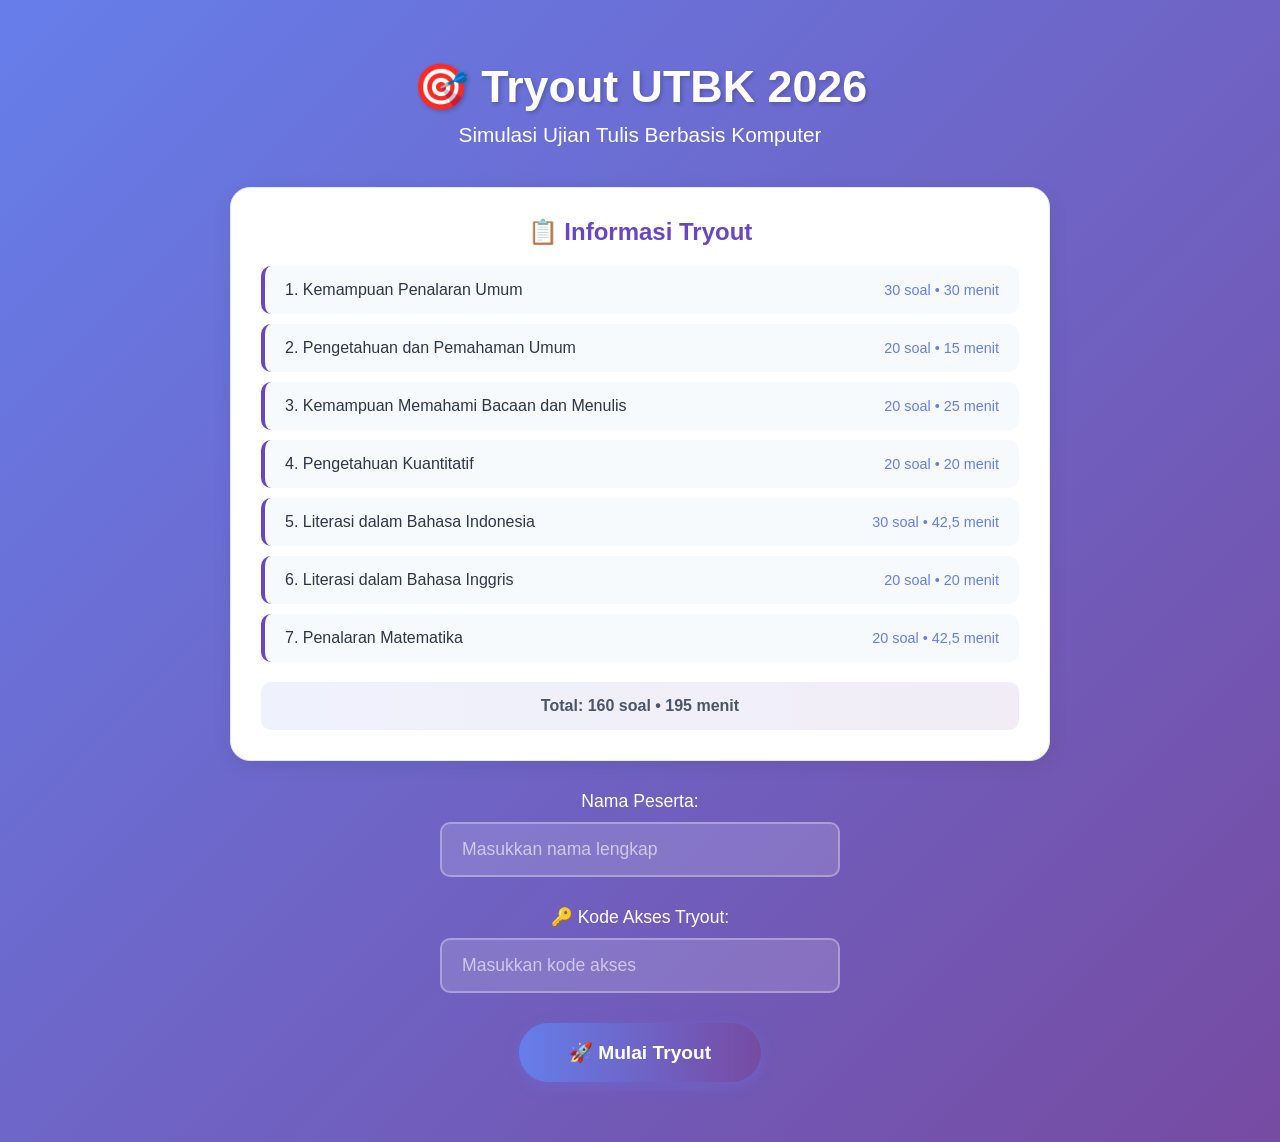
<file: index.html>
<!DOCTYPE html>
<html lang="id">
<head>
    <meta charset="UTF-8">
    <meta name="viewport" content="width=device-width, initial-scale=1.0">
    <title>Tryout UTBK 2026</title>
    <link rel="stylesheet" href="style.css">
</head>
<body>
    <!-- HALAMAN UTAMA (HOME) -->
    <div id="home-page" class="page active">
        <div class="container">
            <div class="hero">
                <h1 style="text-align: center; margin-bottom: 10px;">🎯 Tryout UTBK 2026</h1>
                <p class="subtitle">Simulasi Ujian Tulis Berbasis Komputer</p>
                
                <div class="info-card">
                    <h2>📋 Informasi Tryout</h2>
                    <div class="subtest-list">
                        <div class="subtest-item">
                            <span class="subtest-name">1. Kemampuan Penalaran Umum</span>
                            <span class="subtest-detail">30 soal • 30 menit</span>
                        </div>
                        <div class="subtest-item">
                            <span class="subtest-name">2. Pengetahuan dan Pemahaman Umum</span>
                            <span class="subtest-detail">20 soal • 15 menit</span>
                        </div>
                        <div class="subtest-item">
                            <span class="subtest-name">3. Kemampuan Memahami Bacaan dan Menulis</span>
                            <span class="subtest-detail">20 soal • 25 menit</span>
                        </div>
                        <div class="subtest-item">
                            <span class="subtest-name">4. Pengetahuan Kuantitatif</span>
                            <span class="subtest-detail">20 soal • 20 menit</span>
                        </div>
                        <div class="subtest-item">
                            <span class="subtest-name">5. Literasi dalam Bahasa Indonesia</span>
                            <span class="subtest-detail">30 soal • 42,5 menit</span>
                        </div>
                        <div class="subtest-item">
                            <span class="subtest-name">6. Literasi dalam Bahasa Inggris</span>
                            <span class="subtest-detail">20 soal • 20 menit</span>
                        </div>
                        <div class="subtest-item">
                            <span class="subtest-name">7. Penalaran Matematika</span>
                            <span class="subtest-detail">20 soal • 42,5 menit</span>
                        </div>
                    </div>
                    <div class="total-info">
                        <strong>Total: 160 soal • 195 menit</strong>
                    </div>
                </div>

                <div class="input-section">
                    <label for="nama-peserta">Nama Peserta:</label>
                    <input type="text" id="nama-peserta" placeholder="Masukkan nama lengkap">
                </div>

                <div class="input-section">
                    <label for="kode-akses">🔑 Kode Akses Tryout:</label>
                    <input type="password" id="kode-akses" placeholder="Masukkan kode akses">
                </div>

                <button class="btn-start" onclick="startTryout()">
                    🚀 Mulai Tryout
                </button>
            </div>
        </div>
    </div>

    <!-- HALAMAN TRYOUT (SAAT UJIAN) -->
    <div id="tryout-page" class="page">
        <div class="tryout-container">
            <div class="tryout-header">
                <div class="header-left">
                    <h2 id="subtest-title">Subtest 1</h2>
                    <p id="participant-name"></p>
                </div>
                <div class="header-right">
                    <div class="timer" id="timer">
                        <span class="timer-icon">⏱️</span>
                        <span id="time-display">30:00</span>
                    </div>
                </div>
            </div>

            <div class="tryout-main">
                <div class="question-section">
                    <div class="question-header">
                        <span class="question-number" id="question-number">Soal 1</span>
                        <span class="question-type" id="question-type">Pilihan Ganda</span>
                    </div>
                    
                    <div class="question-content" id="question-content">
                        Loading...
                    </div>

                    <div class="answer-section" id="answer-section">
                        <!-- Opsi jawaban akan muncul di sini -->
                    </div>

                    <div class="navigation-buttons">
                        <button class="btn-nav btn-prev" onclick="prevQuestion()">
                            ← Sebelumnya
                        </button>
                        <button class="btn-nav btn-next" onclick="nextQuestion()">
                            Selanjutnya →
                        </button>
                    </div>
                </div>

                <div class="question-nav-sidebar">
                    <h3>Navigasi Soal</h3>
                    <div class="question-grid" id="question-grid">
                        <!-- Nomor soal akan muncul di sini -->
                    </div>
                    <div class="legend">
                        <div class="legend-item">
                            <span class="legend-box unanswered"></span>
                            <span>Belum dijawab</span>
                        </div>
                        <div class="legend-item">
                            <span class="legend-box answered"></span>
                            <span>Sudah dijawab</span>
                        </div>
                        <div class="legend-item">
                            <span class="legend-box current"></span>
                            <span>Soal saat ini</span>
                        </div>
                    </div>
                    <button class="btn-finish" onclick="finishSubtest()">
                        Selesai Subtest ✓
                    </button>
                </div>
            </div>
        </div>
    </div>

    <!-- HALAMAN TRANSISI (SELESAI SUBTEST) -->
    <div id="transition-page" class="page">
        <div class="container">
            <div class="transition-content">
                <div class="checkmark">✓</div>
                <h2 id="completed-subtest">Subtest Selesai!</h2>
                <div class="score-preview">
                    <p>Soal dijawab: <span id="answered-count">0</span> dari <span id="total-questions">0</span></p>
                </div>
                <div class="next-subtest-info" id="next-subtest-info">
                    <h3>Subtest Selanjutnya:</h3>
                    <p id="next-subtest-name"></p>
                    <p id="next-subtest-detail"></p>
                </div>
                <button class="btn-start" onclick="startNextSubtest()">
                    Lanjut ke Subtest Berikutnya →
                </button>
            </div>
        </div>
    </div>

    <!-- HALAMAN HASIL -->
    <div id="result-page" class="page">
        <div class="container">
            <div class="result-content">
                <h1>Tryout Selesai!</h1>
                <p class="result-name" id="result-name"></p>
                
                                <div class="result-summary">
                    <div class="result-grid" id="result-grid">
                        <!-- Hasil akan muncul di sini -->
                    </div>
                </div>

                <!-- Tombol Export Data -->
                <div style="display: flex; justify-content: center; gap: 15px; margin-top: 30px; flex-wrap: wrap;">
                    <!-- <button class="btn-start" onclick="sendToGoogleSheet()" style="background: #7b2cbf; padding: 12px 25px;">
                        📤 Kirim Hasil
                    </button> -->
                </div>

            </div>
        </div>
    </div>

            </div>
        </div>
    </div>

    <!-- MODAL KONFIRMASI -->
    <div id="confirm-modal" class="modal">
        <div class="modal-content">
            <h3>⚠️ Konfirmasi</h3>
            <p id="modal-message">Apakah Anda yakin ingin menyelesaikan subtest ini?</p>
            <p class="modal-warning" id="modal-warning"></p>
            <div class="modal-buttons">
                <button class="btn-cancel" onclick="closeModal()">Batal</button>
                <button class="btn-confirm" onclick="confirmFinish()">Ya, Selesai</button>
            </div>
        </div>
    </div>

   <!-- MODAL WAKTU HABIS -->
<div id="timeout-modal" class="modal">
    <div class="modal-content">
        <h3>⏰ Waktu Habis!</h3>
        <p id="timeout-message">Waktu untuk subtest ini telah habis. Akan berpindah ke subtest berikutnya dalam 3 detik...</p>
        <div class="modal-buttons">
        </div>
    </div>
</div>

    <!-- Data Soal per Subtest -->
<script src="data/subtest1.js"></script>
<script src="data/subtest2.js"></script>
<script src="data/subtest3.js"></script>
<script src="data/subtest4.js"></script>
<script src="data/subtest5.js"></script>
<script src="data/subtest6.js"></script>
<script src="data/subtest7.js"></script>
<script src="data/index.js"></script>
<script src="data/answerKeys.js"></script>
<!-- Main Script -->
<script src="script.js"></script>
</body>
</html>
</file>
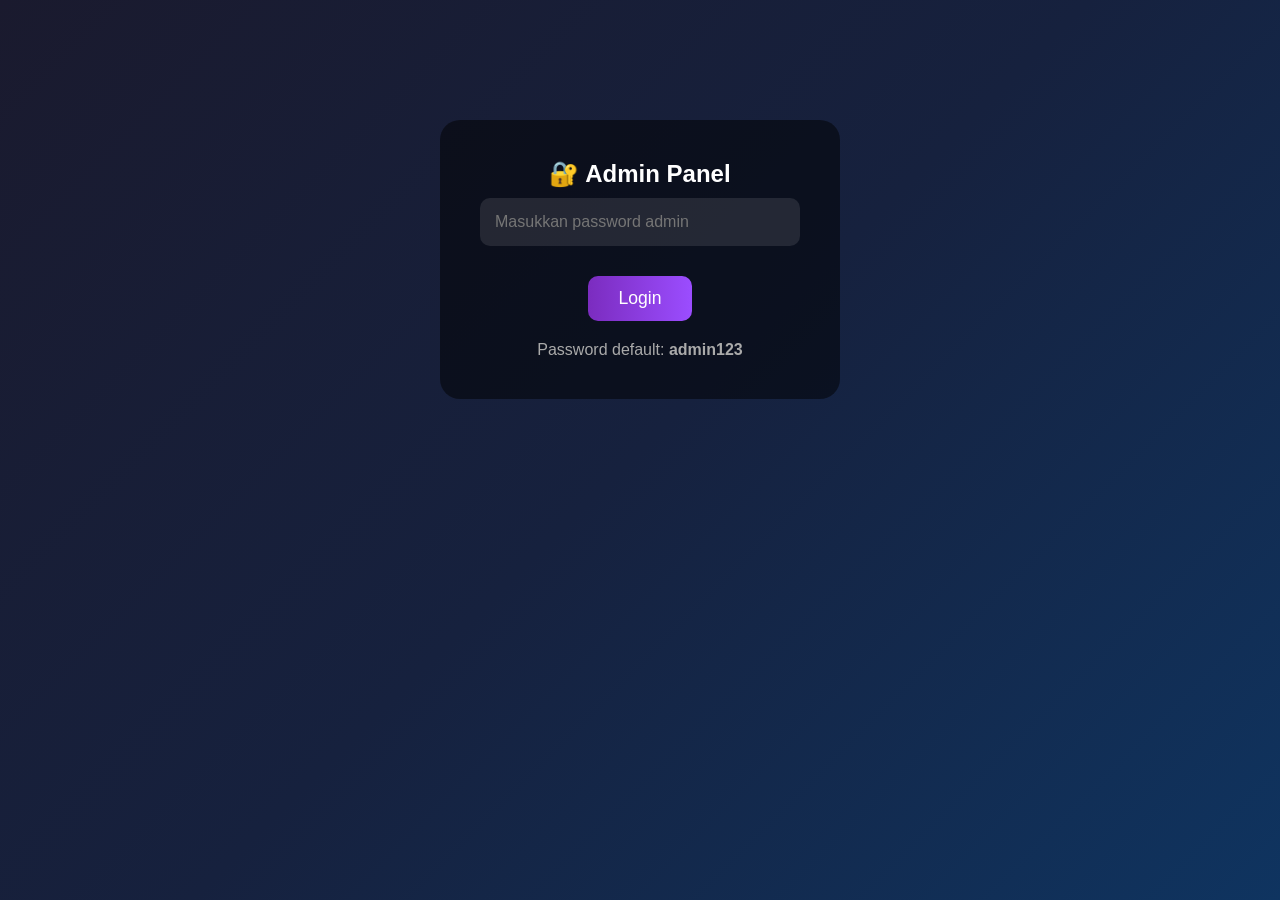
<file: admin.html>
<!DOCTYPE html>
<html lang="id">
<head>
    <meta charset="UTF-8">
    <meta name="viewport" content="width=device-width, initial-scale=1.0">
    <title>Admin Panel - Tryout UTBK</title>
    <style>
        * {
            margin: 0;
            padding: 0;
            box-sizing: border-box;
        }
        
        body {
            font-family: 'Segoe UI', Tahoma, Geneva, Verdana, sans-serif;
            background: linear-gradient(135deg, #1a1a2e 0%, #16213e 50%, #0f3460 100%);
            min-height: 100vh;
            color: #fff;
            padding: 20px;
        }
        
        .container {
            max-width: 1400px;
            margin: 0 auto;
        }
        
        .header {
            text-align: center;
            padding: 30px;
            background: rgba(0,0,0,0.3);
            border-radius: 20px;
            margin-bottom: 30px;
        }
        
        .header h1 {
            background: linear-gradient(90deg, #7b2cbf, #9b4dff);
            -webkit-background-clip: text;
            -webkit-text-fill-color: transparent;
            background-clip: text;
            font-size: 2.5em;
        }
        
        .login-box {
            max-width: 400px;
            margin: 100px auto;
            background: rgba(0,0,0,0.5);
            padding: 40px;
            border-radius: 20px;
            text-align: center;
        }
        
        .login-box input {
            width: 100%;
            padding: 15px;
            margin: 10px 0;
            border-radius: 10px;
            border: none;
            background: rgba(255,255,255,0.1);
            color: white;
            font-size: 1em;
        }
        
        .login-box button {
            padding: 12px 30px;
            background: linear-gradient(90deg, #7b2cbf, #9b4dff);
            border: none;
            border-radius: 10px;
            color: white;
            font-size: 1.1em;
            cursor: pointer;
            margin-top: 20px;
        }
        
        .results-table {
            background: rgba(0,0,0,0.3);
            border-radius: 20px;
            overflow-x: auto;
        }
        
        table {
            width: 100%;
            border-collapse: collapse;
        }
        
        th, td {
            padding: 12px 15px;
            text-align: left;
            border-bottom: 1px solid rgba(255,255,255,0.1);
        }
        
        th {
            background: rgba(123, 44, 191, 0.3);
            color: #9b4dff;
            font-weight: 600;
        }
        
        tr:hover {
            background: rgba(255,255,255,0.05);
        }
        
        .btn-detail {
            background: #7b2cbf;
            border: none;
            padding: 6px 12px;
            border-radius: 6px;
            color: white;
            cursor: pointer;
            margin-right: 5px;
        }
        
        .btn-export {
            background: #28a745;
            border: none;
            padding: 12px 24px;
            border-radius: 10px;
            color: white;
            cursor: pointer;
            margin: 20px 0;
            font-size: 1em;
        }
        
        .modal {
            display: none;
            position: fixed;
            top: 0;
            left: 0;
            width: 100%;
            height: 100%;
            background: rgba(0,0,0,0.8);
            z-index: 1000;
            align-items: center;
            justify-content: center;
        }
        
        .modal.active {
            display: flex;
        }
        
        .modal-content {
            background: #1a1a2e;
            padding: 30px;
            border-radius: 20px;
            max-width: 800px;
            max-height: 80vh;
            overflow-y: auto;
            width: 90%;
        }
        
        .modal-content h3 {
            color: #9b4dff;
            margin-bottom: 20px;
        }
        
        .close-modal {
            float: right;
            font-size: 24px;
            cursor: pointer;
            color: #aaa;
        }
        
        .close-modal:hover {
            color: white;
        }
        
        .answer-detail {
            background: rgba(255,255,255,0.05);
            padding: 10px;
            margin: 10px 0;
            border-radius: 8px;
            font-family: monospace;
            font-size: 12px;
        }
        
        .stats {
            display: flex;
            gap: 20px;
            margin-bottom: 30px;
            flex-wrap: wrap;
        }
        
        .stat-card {
            background: rgba(0,0,0,0.3);
            padding: 20px;
            border-radius: 15px;
            flex: 1;
            text-align: center;
        }
        
        .stat-card h3 {
            color: #9b4dff;
            font-size: 2em;
        }
        
        .result-item-sub {
            background: rgba(255,255,255,0.05);
            padding: 15px;
            border-radius: 10px;
            margin-bottom: 10px;
        }
        
        .result-item-sub strong {
            color: #9b4dff;
        }
        
        @media (max-width: 768px) {
            th, td {
                padding: 8px 10px;
                font-size: 12px;
            }
        }
    </style>
</head>
<body>
    <div class="container">
        <div id="admin-login" class="login-box">
            <h2>🔐 Admin Panel</h2>
            <input type="password" id="admin-password" placeholder="Masukkan password admin">
            <button onclick="loginAdmin()">Login</button>
            <p style="margin-top: 20px; color: #aaa;">Password default: <strong>admin123</strong></p>
        </div>
        
        <div id="admin-dashboard" style="display: none;">
            <div class="header">
                <h1>📊 Admin Dashboard - Hasil Tryout</h1>
                <p>Lihat jawaban detail peserta tryout (skala 0-1000)</p>
            </div>
            
            <div class="stats" id="stats-container"></div>
            
            <button class="btn-export" onclick="exportAllData()">📥 Export Semua Data (JSON)</button>
            <button class="btn-export" onclick="exportToCSV()" style="background: #17a2b8;">📊 Export ke CSV</button>
            <button class="btn-export" onclick="clearAllData()" style="background: #dc3545;">🗑️ Hapus Semua Data</button>
            
            <div class="results-table">
                <table id="results-table">
                    <thead>
                        <tr>
                            <th>No</th>
                            <th>Nama</th>
                            <th>Kode</th>
                            <th>Tanggal</th>
                            <th>Skor (0-1000)</th>
                            <th>Aksi</th>
                        </tr>
                    </thead>
                    <tbody id="results-body">
                        <tr><td colspan="6" style="text-align: center;">Belum ada数据</td></tr>
                    </tbody>
                </table>
            </div>
        </div>
    </div>
    
    <div id="detail-modal" class="modal">
        <div class="modal-content">
            <span class="close-modal" onclick="closeModal()">&times;</span>
            <h3 id="modal-title">Detail Jawaban</h3>
            <div id="modal-body"></div>
        </div>
    </div>
    
    <script>
        const ADMIN_PASSWORD = "admin123";
        
        function loginAdmin() {
            const password = document.getElementById('admin-password').value;
            if (password === ADMIN_PASSWORD) {
                document.getElementById('admin-login').style.display = 'none';
                document.getElementById('admin-dashboard').style.display = 'block';
                loadResults();
            } else {
                alert('Password salah!');
            }
        }
        
        // Fungsi untuk menghitung skor dari data mentah (sama seperti di peserta)
        function calculateFinalScoreFromData(student) {
            let totalCorrectPoints = 0;
            let totalPointsAll = 0;
            
            for (let i = 0; i < 7; i++) {
                if (student.scores && student.scores[i]) {
                    totalCorrectPoints += student.scores[i].correctPoints;
                    totalPointsAll += student.scores[i].totalPoints;
                }
            }
            
            return totalPointsAll > 0 ? Math.round((totalCorrectPoints / totalPointsAll) * 1000) : 0;
        }
        
        function loadResults() {
            const results = JSON.parse(localStorage.getItem('tryout_results') || '[]');
            const tbody = document.getElementById('results-body');
            const statsContainer = document.getElementById('stats-container');
            
            if (results.length === 0) {
                tbody.innerHTML = '<tr><td colspan="6" style="text-align: center;">Belum ada data tryout</td></tr>';
                statsContainer.innerHTML = '<div class="stat-card"><h3>0</h3><p>Total Peserta</p></div>';
                return;
            }
            
            const totalParticipants = results.length;
            let totalScoreAll = 0;
            
            results.forEach(r => {
                const finalScore = calculateFinalScoreFromData(r);
                totalScoreAll += finalScore;
            });
            
            const avgScore = totalParticipants > 0 ? Math.round(totalScoreAll / totalParticipants) : 0;
            
            statsContainer.innerHTML = `
                <div class="stat-card"><h3>${totalParticipants}</h3><p>Total Peserta</p></div>
                <div class="stat-card"><h3>${avgScore}</h3><p>Rata-rata Skor</p></div>
            `;
            
            let html = '';
            results.forEach((r, idx) => {
                const finalScore = calculateFinalScoreFromData(r);
                
                let scoreColor = '#ffc107';
                if (finalScore >= 800) scoreColor = '#28a745';
                else if (finalScore >= 600) scoreColor = '#ffc107';
                else scoreColor = '#dc3545';
                
                html += `
                    <tr>
                        <td>${idx + 1}</td>
                        <td>${r.name}</td>
                        <td>${r.code}</td>
                        <td>${r.date || new Date(r.timestamp).toLocaleString('id-ID')}</td>
                        <td style="color: ${scoreColor}; font-weight: bold;">${finalScore} / 1000</td>
                        <td>
                            <button class="btn-detail" onclick="showDetail('${r.code}')">📋 Detail</button>
                        </td>
                    </tr>
                `;
            });
            tbody.innerHTML = html;
        }
        
        function showDetail(code) {
            const results = JSON.parse(localStorage.getItem('tryout_results') || '[]');
            const student = results.find(r => r.code === code);
            
            if (!student) {
                alert('Data tidak ditemukan');
                return;
            }
            
            const modalTitle = document.getElementById('modal-title');
            const modalBody = document.getElementById('modal-body');
            
            // Hitung skor akhir menggunakan fungsi yang sama
            let totalCorrectAll = 0;
            let totalPointsAll = 0;
            for (let i = 0; i < 7; i++) {
                if (student.scores && student.scores[i]) {
                    totalCorrectAll += student.scores[i].correctPoints;
                    totalPointsAll += student.scores[i].totalPoints;
                }
            }
            const finalScore = totalPointsAll > 0 ? Math.round((totalCorrectAll / totalPointsAll) * 1000) : 0;
            
            let finalScoreColor = '#ffc107';
            if (finalScore >= 800) finalScoreColor = '#28a745';
            else if (finalScore >= 600) finalScoreColor = '#ffc107';
            else finalScoreColor = '#dc3545';
            
            modalTitle.innerHTML = `📝 Detail Hasil ${student.name} (${student.code})`;
            
            let html = `<p><strong>Tanggal:</strong> ${student.date || new Date(student.timestamp).toLocaleString('id-ID')}</p>`;
            
            // Tampilkan skor akhir
            html += `
                <div style="background: linear-gradient(90deg, rgba(123,44,191,0.3), rgba(155,77,255,0.3)); padding: 15px; border-radius: 15px; margin-bottom: 20px; text-align: center;">
                    <h3>🎯 SKOR AKHIR</h3>
                    <p style="font-size: 2.5em; margin: 5px 0; font-weight: bold; color: ${finalScoreColor};">${finalScore}</p>
                    <p style="font-size: 1em;">dari 1000</p>
                    <div style="display: flex; justify-content: center; gap: 20px; margin-top: 10px;">
                        <div>✅ Benar: <strong>${totalCorrectAll}</strong> poin</div>
                        <div>📊 Total Poin: <strong>${totalPointsAll}</strong></div>
                    </div>
                </div>
            `;
            
            // Tampilkan skor per subtest
            html += `<p><strong>📋 Detail Per Subtest:</strong></p>`;
            
            for (let i = 0; i < 7; i++) {
                if (student.scores && student.scores[i]) {
                    const subtestScore = Math.round((student.scores[i].correctPoints / student.scores[i].totalPoints) * 1000);
                    let subtestColor = '#ffc107';
                    if (subtestScore >= 800) subtestColor = '#28a745';
                    else if (subtestScore >= 600) subtestColor = '#ffc107';
                    else subtestColor = '#dc3545';
                    
                    html += `
                        <div class="result-item-sub">
                            <div style="display: flex; justify-content: space-between; margin-bottom: 8px;">
                                <strong>${i+1}. ${student.scores[i].subtestName}</strong>
                                <span style="font-weight: bold; color: ${subtestColor};">${subtestScore} / 1000</span>
                            </div>
                            <div style="display: flex; gap: 15px; flex-wrap: wrap; font-size: 0.85em;">
                                <span>✅ Benar: ${student.scores[i].correctPoints}</span>
                                <span>❌ Salah: ${student.scores[i].totalPoints - student.scores[i].correctPoints}</span>
                                <span>⚪ Total Poin: ${student.scores[i].correctPoints}/${student.scores[i].totalPoints}</span>
                            </div>
                        </div>
                    `;
                }
            }
            
            html += `<p style="margin-top: 15px;"><strong>📝 Detail Jawaban (JSON):</strong></p>`;
            html += `<div class="answer-detail" style="overflow-x: auto; max-height: 300px;">
                <pre style="color: #0f0; font-size: 11px;">${JSON.stringify(student.answers, null, 2)}</pre>
            </div>`;
            
            modalBody.innerHTML = html;
            document.getElementById('detail-modal').classList.add('active');
        }
        
        function closeModal() {
            document.getElementById('detail-modal').classList.remove('active');
        }
        
        function exportAllData() {
            const results = localStorage.getItem('tryout_results');
            const blob = new Blob([results], {type: 'application/json'});
            const link = document.createElement('a');
            link.href = URL.createObjectURL(blob);
            link.download = `tryout_results_${new Date().toISOString().slice(0,19)}.json`;
            link.click();
            alert('Data berhasil diekspor!');
        }
        
        function exportToCSV() {
            const results = JSON.parse(localStorage.getItem('tryout_results') || '[]');
            if (results.length === 0) {
                alert('Tidak ada data');
                return;
            }
            
            let csv = "Nama,Kode,Tanggal,SkorAkhir,DetailPerSubtest\n";
            results.forEach(r => {
                let totalCorrect = 0;
                let totalPoints = 0;
                for (let i = 0; i < 7; i++) {
                    if (r.scores && r.scores[i]) {
                        totalCorrect += r.scores[i].correctPoints;
                        totalPoints += r.scores[i].totalPoints;
                    }
                }
                const finalScore = totalPoints > 0 ? Math.round((totalCorrect / totalPoints) * 1000) : 0;
                
                let subtestDetails = "";
                for (let i = 0; i < 7; i++) {
                    if (r.scores && r.scores[i]) {
                        subtestDetails += `${i+1}.${r.scores[i].subtestName}: ${r.scores[i].correctPoints}/${r.scores[i].totalPoints} | `;
                    }
                }
                
                const row = `"${r.name}","${r.code}","${r.date}","${finalScore}","${subtestDetails}"`;
                csv += row + "\n";
            });
            
            const blob = new Blob([csv], {type: 'text/csv'});
            const link = document.createElement('a');
            link.href = URL.createObjectURL(blob);
            link.download = `tryout_results_${new Date().toISOString().slice(0,19)}.csv`;
            link.click();
        }
        
        function clearAllData() {
            if (confirm('⚠️ PERINGATAN! Ini akan menghapus SEMUA data tryout siswa.\n\nApakah Anda yakin?')) {
                localStorage.removeItem('tryout_results');
                alert('Semua data telah dihapus!');
                loadResults();
            }
        }
        
        window.onload = function() {
            if (sessionStorage.getItem('admin_logged') === 'true') {
                document.getElementById('admin-login').style.display = 'none';
                document.getElementById('admin-dashboard').style.display = 'block';
                loadResults();
            }
        };
        
        const originalLoginAdmin = loginAdmin;
        window.loginAdmin = function() {
            const password = document.getElementById('admin-password').value;
            if (password === ADMIN_PASSWORD) {
                sessionStorage.setItem('admin_logged', 'true');
                originalLoginAdmin();
            } else {
                alert('Password salah!');
            }
        };
    </script>
</body>
</html>
</file>
<file: style.css>
/* Reset dan Gaya Dasar */
* {
    margin: 0;
    padding: 0;
    box-sizing: border-box;
}

body {
    font-family: 'Segoe UI', Tahoma, Geneva, Verdana, sans-serif;
    background: linear-gradient(135deg, #667eea 0%, #764ba2 100%);
    min-height: 100vh;
    color: #2d3748;
}

/* Sembunyikan halaman yang tidak aktif */
.page {
    display: none;
    min-height: 100vh;
}

.page.active {
    display: block;
}

/* Container */
.container {
    max-width: 900px;
    margin: 0 auto;
    padding: 20px;
}

/* Judul Utama */
.hero {
    text-align: center;
    padding: 40px 20px;
}

.hero h1 {
    font-size: 2.8em;
    margin-bottom: 10px;
    color: white;
    text-shadow: 2px 2px 4px rgba(0, 0, 0, 0.2);
}

.subtitle {
    font-size: 1.3em;
    color: white;
    margin-bottom: 40px;
}

/* Input Section - VERSION BARU (PUTIH) */
.input-section {
    margin: 30px 0;
    text-align: center;
}

.input-section label {
    display: block;
    margin-bottom: 10px;
    font-size: 1.1em;
    color: white;
}

.input-section input {
    width: 100%;
    max-width: 400px;
    margin: 0 auto;
    padding: 15px 20px;
    font-size: 1.1em;
    border: 2px solid rgba(255, 255, 255, 0.3);
    border-radius: 10px;
    background: rgba(255, 255, 255, 0.15);
    color: white;
    outline: none;
    display: block;
    transition: all 0.3s ease;
}

.input-section input:focus {
    border-color: #fbbf24;
    background: rgba(255, 255, 255, 0.25);
    box-shadow: 0 0 0 3px rgba(251, 191, 36, 0.2);
}

.input-section input::placeholder {
    color: rgba(255, 255, 255, 0.6);
}

/* Kartu Informasi */
.info-card {
    background: white;
    border-radius: 20px;
    padding: 30px;
    margin-bottom: 30px;
    box-shadow: 0 4px 20px rgba(0, 0, 0, 0.08);
    border: 1px solid #e2e8f0;
}

.info-card h2 {
    margin-bottom: 20px;
    color: #6b46c1;
}

.subtest-list {
    text-align: left;
}

.subtest-item {
    display: flex;
    justify-content: space-between;
    align-items: center;
    padding: 15px 20px;
    margin: 10px 0;
    background: #f7fafc;
    border-radius: 10px;
    border-left: 4px solid #6b46c1;
    transition: all 0.3s ease;
}

.subtest-item:hover {
    background: #edf2f7;
    transform: translateX(5px);
}

.subtest-name {
    font-weight: 500;
    color: #2d3748;
}

.subtest-detail {
    color: #667eea;
    font-size: 0.9em;
}

.total-info {
    margin-top: 20px;
    padding: 15px;
    background: linear-gradient(90deg, rgba(102, 126, 234, 0.1), rgba(118, 75, 162, 0.1));
    border-radius: 10px;
    text-align: center;
    font-weight: bold;
    color: #4a5568;
}

/* Tombol */
.btn-start {
    padding: 18px 50px;
    font-size: 1.2em;
    font-weight: 600;
    color: white;
    background: linear-gradient(90deg, #667eea, #764ba2);
    border: none;
    border-radius: 50px;
    cursor: pointer;
    transition: all 0.3s ease;
    box-shadow: 0 4px 15px rgba(102, 126, 234, 0.3);
}

.btn-start:hover {
    transform: translateY(-3px);
    box-shadow: 0 6px 20px rgba(102, 126, 234, 0.4);
}

/* Halaman Tryout */
.tryout-container {
    height: 100vh;
    display: flex;
    flex-direction: column;
}

.tryout-header {
    display: flex;
    justify-content: space-between;
    align-items: center;
    padding: 20px 30px;
    background: white;
    border-bottom: 2px solid #e2e8f0;
    box-shadow: 0 2px 10px rgba(0, 0, 0, 0.05);
}

.header-left h2 {
    color: #6b46c1;
    margin-bottom: 5px;
}

.header-left p {
    color: #718096;
    font-size: 0.9em;
}

.timer {
    display: flex;
    align-items: center;
    gap: 10px;
    padding: 12px 25px;
    background: linear-gradient(135deg, #667eea, #764ba2);
    border-radius: 50px;
    font-size: 1.5em;
    font-weight: 600;
    color: white;
    box-shadow: 0 2px 10px rgba(0, 0, 0, 0.1);
}

.timer.warning {
    background: linear-gradient(135deg, #ecc94b, #b7791f);
}

.timer.danger {
    background: linear-gradient(135deg, #f56565, #c53030);
    animation: pulse 1s infinite;
}

@keyframes pulse {
    0%, 100% { transform: scale(1); }
    50% { transform: scale(1.02); }
}

.timer-icon {
    font-size: 1.2em;
}

/* Area Soal */
.tryout-main {
    display: flex;
    flex: 1;
    overflow: hidden;
}

.question-section {
    flex: 1;
    padding: 30px;
    overflow-y: auto;
    background: #f7fafc;
}

.question-header {
    display: flex;
    justify-content: space-between;
    align-items: center;
    margin-bottom: 20px;
}

.question-number {
    font-size: 1.3em;
    font-weight: 600;
    color: #6b46c1;
}

.question-type {
    padding: 6px 16px;
    background: rgba(102, 126, 234, 0.1);
    border-radius: 20px;
    font-size: 0.85em;
    color: #667eea;
}

.question-content {
    background: white;
    border-radius: 15px;
    padding: 25px;
    margin-bottom: 25px;
    line-height: 1.8;
    color: #2d3748;
    box-shadow: 0 2px 8px rgba(0, 0, 0, 0.05);
    border: 1px solid #e2e8f0;
}

/* Opsi Jawaban */
.option {
    display: flex;
    align-items: center;
    padding: 15px 20px;
    margin: 12px 0;
    background: white;
    border: 2px solid #e2e8f0;
    border-radius: 12px;
    cursor: pointer;
    transition: all 0.3s ease;
}

.option:hover {
    background: #edf2f7;
    border-color: #667eea;
    transform: translateX(5px);
}

.option.selected {
    background: rgba(102, 126, 234, 0.1);
    border-color: #667eea;
}

.option-letter {
    width: 36px;
    height: 36px;
    display: flex;
    align-items: center;
    justify-content: center;
    background: #edf2f7;
    border-radius: 50%;
    margin-right: 15px;
    font-weight: 600;
    color: #4a5568;
}

.option.selected .option-letter {
    background: #667eea;
    color: white;
}

/* Benar/Salah */
.checkbox-group {
    display: flex;
    flex-direction: column;
    gap: 12px;
}

.checkbox-item {
    display: flex;
    align-items: center;
    justify-content: space-between;
    flex-wrap: wrap;
    gap: 15px;
    padding: 15px 20px;
    background: white;
    border: 1px solid #e2e8f0;
    border-radius: 12px;
}

.checkbox-item label {
    flex: 1;
    font-weight: 500;
    color: #2d3748;
}

.checkbox-options {
    display: flex;
    gap: 12px;
}

.checkbox-btn {
    padding: 8px 24px;
    border: 2px solid #e2e8f0;
    background: white;
    color: #4a5568;
    border-radius: 25px;
    cursor: pointer;
    font-weight: 500;
    transition: all 0.2s ease;
}

.checkbox-btn:hover {
    background: #edf2f7;
    transform: scale(1.02);
}

.checkbox-btn.selected-true {
    background: #48bb78 !important;
    border-color: #48bb78 !important;
    color: white !important;
}

.checkbox-btn.selected-false {
    background: #f56565 !important;
    border-color: #f56565 !important;
    color: white !important;
}

/* Isian Singkat */
.short-answer-input {
    width: 100%;
    max-width: 300px;
    padding: 12px 20px;
    font-size: 1.1em;
    border: 2px solid #e2e8f0;
    border-radius: 10px;
    background: white;
    color: #2d3748;
    outline: none;
    transition: all 0.3s ease;
}

.short-answer-input:focus {
    border-color: #667eea;
    box-shadow: 0 0 0 3px rgba(102, 126, 234, 0.2);
}

/* Tombol Navigasi */
.navigation-buttons {
    display: flex;
    justify-content: space-between;
    gap: 15px;
    margin-top: 30px;
}

.btn-nav {
    padding: 12px 30px;
    font-size: 1em;
    font-weight: 500;
    border: 2px solid #e2e8f0;
    background: white;
    color: #4a5568;
    border-radius: 10px;
    cursor: pointer;
    transition: all 0.3s ease;
}

.btn-nav:hover {
    background: #edf2f7;
    border-color: #667eea;
}

.btn-next {
    background: linear-gradient(90deg, #667eea, #764ba2);
    border: none;
    color: white;
}

.btn-next:hover {
    transform: translateX(3px);
    box-shadow: 0 4px 12px rgba(102, 126, 234, 0.3);
}

/* Sidebar Navigasi Soal */
.question-nav-sidebar {
    width: 280px;
    padding: 25px;
    background: white;
    border-left: 2px solid #e2e8f0;
    overflow-y: auto;
}

.question-nav-sidebar h3 {
    margin-bottom: 20px;
    color: #6b46c1;
}

.question-grid {
    display: grid;
    grid-template-columns: repeat(5, 1fr);
    gap: 10px;
    margin-bottom: 25px;
}

.question-btn {
    width: 100%;
    aspect-ratio: 1;
    display: flex;
    align-items: center;
    justify-content: center;
    border: 2px solid #e2e8f0;
    background: white;
    color: #4a5568;
    border-radius: 8px;
    cursor: pointer;
    font-weight: 500;
    transition: all 0.2s ease;
}

.question-btn:hover {
    background: #edf2f7;
    border-color: #667eea;
    transform: scale(1.05);
}

.question-btn.answered {
    background: #667eea;
    border-color: #667eea;
    color: white;
}

.question-btn.current {
    background: #6b46c1;
    border-color: #6b46c1;
    color: white;
    transform: scale(1.05);
    box-shadow: 0 2px 8px rgba(107, 70, 193, 0.3);
}

/* Legend */
.legend {
    margin-bottom: 25px;
    padding: 15px;
    background: #f7fafc;
    border-radius: 10px;
}

.legend-item {
    display: flex;
    align-items: center;
    gap: 10px;
    margin: 8px 0;
    font-size: 0.85em;
}

.legend-box {
    width: 24px;
    height: 24px;
    border-radius: 6px;
    border: 2px solid #e2e8f0;
}

.legend-box.unanswered {
    background: white;
}

.legend-box.answered {
    background: #667eea;
    border-color: #667eea;
}

.legend-box.current {
    background: #6b46c1;
    border-color: #6b46c1;
}

.btn-finish {
    width: 100%;
    padding: 12px;
    font-size: 1em;
    font-weight: 600;
    color: white;
    background: linear-gradient(90deg, #667eea, #764ba2);
    border: none;
    border-radius: 10px;
    cursor: pointer;
    transition: all 0.3s ease;
}

.btn-finish:hover {
    transform: translateY(-2px);
    box-shadow: 0 4px 12px rgba(102, 126, 234, 0.3);
}

/* Halaman Transisi */
.transition-content {
    text-align: center;
    padding: 60px 20px;
    background: white;
    border-radius: 20px;
    box-shadow: 0 4px 20px rgba(0, 0, 0, 0.1);
}

.checkmark {
    width: 100px;
    height: 100px;
    display: flex;
    align-items: center;
    justify-content: center;
    margin: 0 auto 30px;
    background: linear-gradient(135deg, #667eea, #764ba2);
    border-radius: 50%;
    font-size: 3em;
    color: white;
}

.transition-content h2 {
    color: #2d3748;
    margin-bottom: 20px;
}

/* ==================== HALAMAN HASIL ==================== */

.result-content {
    text-align: center;
    padding: 20px;
    max-width: 700px;
    margin: 0 auto;
}

/* Judul dan nama rata tengah */
.result-content h1 {
    color: white;
    font-size: 1.8em;
    margin-bottom: 5px;
    text-align: center;
}

.result-name {
    color: white;
    font-size: 1em;
    margin-bottom: 30px;
    text-align: center;
    opacity: 0.9;
}

/* Box skor akhir - tanpa kotak, rata tengah */
.result-total {
    background: transparent;
    padding: 0;
    margin-bottom: 30px;
    text-align: center;
    border: none;
}

.result-total h3 {
    color: black;
    font-size: 1em;
    font-weight: bold;
    margin-bottom: 5px;
    letter-spacing: 1px;
    opacity: 0.8;
}

.result-total p:first-of-type {
    font-size: 3em;
    font-weight: bold;
    color: black;
    margin: 5px 0;
}

.result-total p:last-of-type {
    color: black;
    opacity: 0.6;
    font-size: 0.9em;
}

/* Sembunyikan elemen yang tidak perlu di box skor akhir */
.result-total div {
    display: none !important;
}

/* SATU KOTAK PUTIH UNTUK SEMUA SUBTEST */
.result-grid {
    background: white;
    border-radius: 16px;
    padding: 20px;
    box-shadow: 0 4px 12px rgba(0, 0, 0, 0.1);
    display: flex;
    flex-direction: column;
    gap: 0;
}

/* Setiap subtest - tanpa border, tanpa padding berlebihan */
.result-item {
    background: transparent !important;
    border-radius: 0 !important;
    padding: 12px 0 !important;
    margin: 0 !important;
    box-shadow: none !important;
    display: flex !important;
    flex-direction: column !important;
    gap: 4px !important;
    border-bottom: 1px solid #e2e8f0 !important;
}

/* Subtest terakhir tanpa border bawah */
.result-item:last-child {
    border-bottom: none !important;
}

/* Nama subtest */
.result-item-name {
    color: #1a202c !important;
    font-weight: 600;
    font-size: 0.95em;
    margin-bottom: 2px;
}

/* Skor subtest */
.result-item-score {
    color: #4a5568 !important;
    font-size: 0.8em;
    margin-bottom: 6px;
}

.result-item-score span:first-child {
    font-weight: 700;
    color: #2d3748;
}

/* Detail benar/salah/kosong - dalam 1 baris, warna hitam */
.result-item > div:last-child {
    display: flex !important;
    flex-wrap: wrap;
    gap: 15px;
    font-size: 0.75em;
    color: #4a5568 !important;
}

.result-item > div:last-child div {
    display: flex;
    align-items: center;
    gap: 5px;
    color: #4a5568 !important;
}

.result-item > div:last-child span {
    color: #4a5568 !important;
}

/* Sembunyikan Total Poin */
.result-item > div:last-child div:last-child {
    display: none !important;
}

/* Warna titik indikator */
.result-item > div:last-child span[style*="background: #28a745"] {
    background: #28a745 !important;
}

.result-item > div:last-child span[style*="background: #dc3545"] {
    background: #dc3545 !important;
}

.result-item > div:last-child span[style*="background: #6c757d"] {
    background: #6c757d !important;
}

/* Modal */
.modal {
    display: none;
    position: fixed;
    top: 0;
    left: 0;
    width: 100%;
    height: 100%;
    background: rgba(0, 0, 0, 0.5);
    z-index: 1000;
    align-items: center;
    justify-content: center;
}

.modal.active {
    display: flex;
}

.modal-content {
    background: white;
    padding: 40px;
    border-radius: 20px;
    text-align: center;
    max-width: 400px;
    border: none;
    box-shadow: 0 20px 40px rgba(0, 0, 0, 0.2);
}

.modal-content h3 {
    color: #6b46c1;
    margin-bottom: 15px;
}

.modal-content p {
    color: #4a5568;
    margin-bottom: 10px;
}

.modal-warning {
    color: #e53e3e !important;
    font-weight: 500;
}

.modal-buttons {
    display: flex;
    gap: 15px;
    justify-content: center;
    margin-top: 25px;
}

.btn-cancel, .btn-confirm {
    padding: 12px 30px;
    font-size: 1em;
    border-radius: 10px;
    cursor: pointer;
    transition: all 0.3s ease;
}

.btn-cancel {
    background: #edf2f7;
    border: none;
    color: #4a5568;
}

.btn-cancel:hover {
    background: #e2e8f0;
}

.btn-confirm {
    background: linear-gradient(90deg, #667eea, #764ba2);
    border: none;
    color: white;
}

.btn-confirm:hover {
    transform: translateY(-2px);
    box-shadow: 0 4px 12px rgba(102, 126, 234, 0.3);
}

/* Modal Timeout */
#timeout-modal .modal-content {
    border-top: 4px solid #e53e3e;
}

#timeout-modal .modal-content h3 {
    color: #e53e3e;
}

#timeout-countdown {
    font-size: 1.5em;
    font-weight: bold;
    color: #e53e3e;
    display: inline-block;
    min-width: 30px;
    animation: blink 1s infinite;
}

@keyframes blink {
    0%, 100% { opacity: 1; }
    50% { opacity: 0.5; }
}

/* ==================== RESPONSIVE ==================== */

/* Saat layar lebih kecil dari 900px (laptop dikecilkan, tablet, HP) */
@media (max-width: 900px) {
    
    /* Ubah tata letak jadi kolom */
    .tryout-main {
        flex-direction: column;
    }
    
    /* SEMBUNYIKAN SIDEBAR NOMOR SOAL */
    .question-nav-sidebar {
        display: none !important;
    }
    
    /* Area soal jadi full lebar */
    .question-section {
        width: 100% !important;
        padding: 15px !important;
        order: 1;
    }
    
    /* Header tryout */
    .tryout-header {
        flex-direction: column;
        gap: 10px;
        text-align: center;
        padding: 12px;
    }
    
    /* Judul */
    .hero h1 {
        font-size: 2em;
    }
    
    .subtitle {
        font-size: 1.1em;
    }
    
    /* Informasi subtest */
    .subtest-item {
        flex-direction: column;
        align-items: flex-start;
        gap: 5px;
    }
    
    /* Opsi jawaban */
    .option {
        padding: 10px 12px;
    }
    
    .option-letter {
        width: 28px;
        height: 28px;
        font-size: 12px;
    }
    
    /* Tombol navigasi */
    .navigation-buttons {
        flex-direction: row;
        justify-content: space-between;
        gap: 10px;
    }
    
    .btn-nav {
        padding: 8px 15px;
        font-size: 12px;
    }
    
    /* Timer */
    .timer {
        padding: 6px 12px;
        font-size: 1.1em;
    }
    
    /* Konten soal */
    .question-content {
        padding: 12px;
        font-size: 14px;
    }
    
    /* Checkbox item */
    .checkbox-item {
        flex-direction: column;
        align-items: flex-start;
    }
}

/* Layar sangat kecil (HP) - penyesuaian tambahan */
@media (max-width: 480px) {
    .hero h1 {
        font-size: 1.5em;
    }
    
    .question-section {
        padding: 10px !important;
    }
    
    .btn-nav {
        padding: 6px 12px;
        font-size: 11px;
    }
    
    .timer {
        font-size: 1em;
        padding: 4px 10px;
    }
}
</file>
